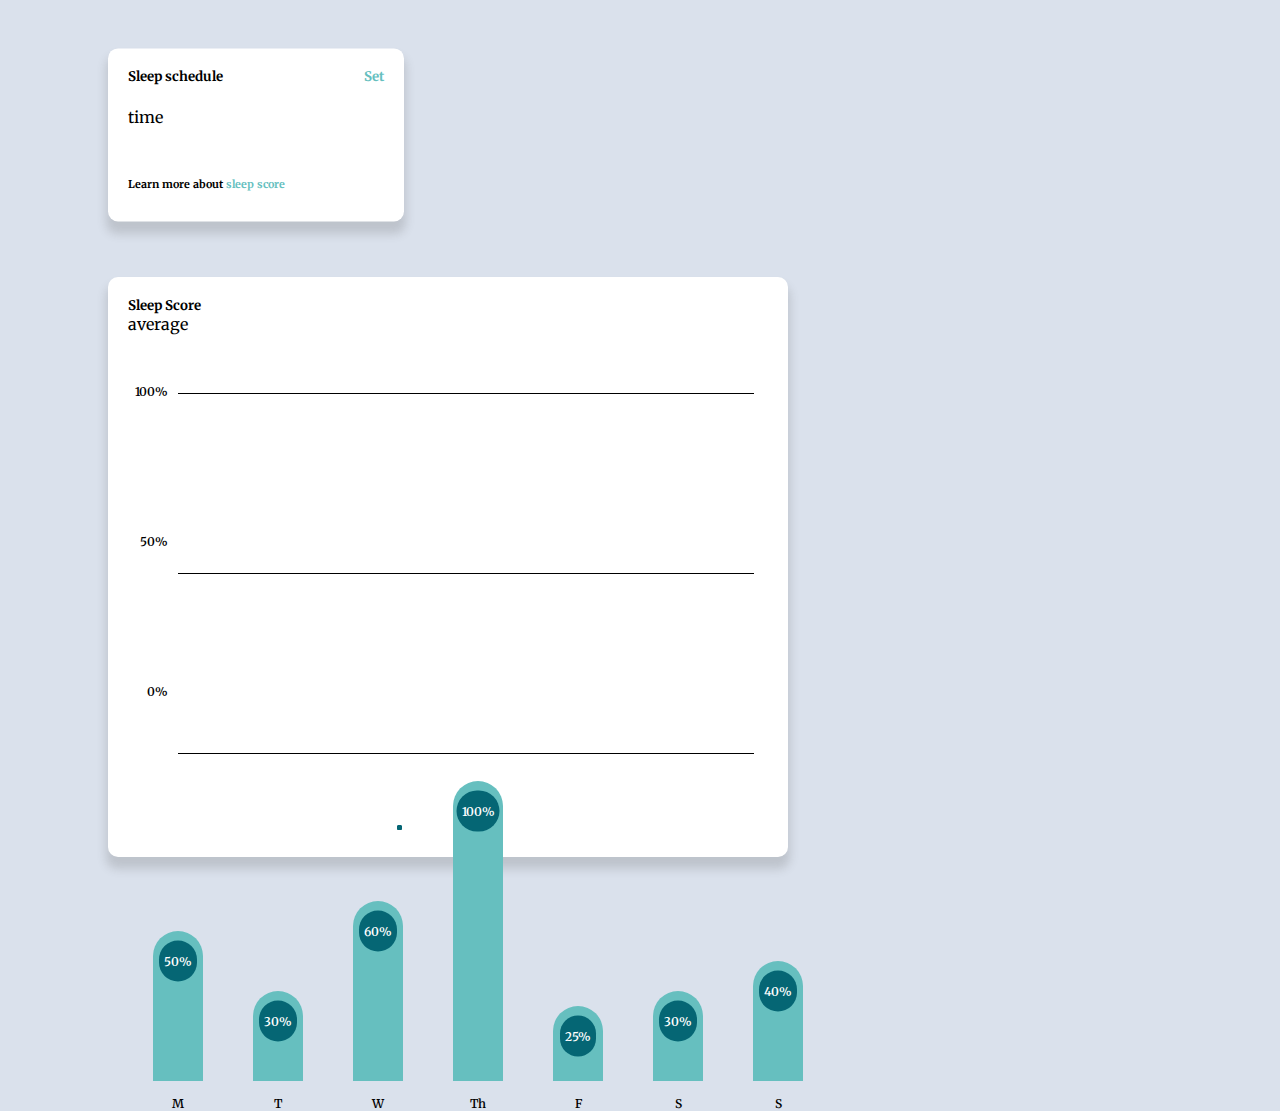
<file: index.html>
<!DOCTYPE html>
<html lang="en">
<head>
    <meta charset="UTF-8">
    <meta name="viewport" content="width=device-width, initial-scale=1.0">
    <title>Document</title>
    <link rel="stylesheet" href="css/style.css">

    <link href="https://fonts.googleapis.com/css2?family=Merriweather&display=swap" rel="stylesheet">

    <script src="https://cdnjs.cloudflare.com/ajax/libs/jquery/3.4.1/jquery.min.js" charset="utf-8"></script>
</head>
<body>
    <div class="sleep-schedule">
        <div class="upper">
            <h5>Sleep schedule</h5>
            <h5><span>Set</span></h5>
        </div>
        <p>time</p>
        <h6>Learn more about <span>sleep score</span></h6>
    </div>
    <div class="chart">
        <h5>Sleep Score</h5>
        <p>average</p>
        <div id="chart">
            <ul class="numbers">
                <hr id="up">
                <li><span>100%</span></li>
                <hr id="middle">
                <li><span>50%</span></li>
                <hr id="bottom">
                <li><span>0%</span></li>
              </ul>
              <ul class="bars">
                <li><div class="bar" data-percentage="50"></div><span>M</span></li>
                <li><div class="bar" data-percentage="30"></div><span>T</span></li>
                <li><div class="bar" data-percentage="60"></div><span>W</span></li>
                <li><div class="bar" data-percentage="100"></div><span>Th</span></li>
                <li><div class="bar" data-percentage="25"></div><span>F</span></li>
                <li><div class="bar" data-percentage="30"></div><span>S</span></li>
                <li><div class="bar" data-percentage="40"></div><span>S</span></li>
              </ul>
              <div class="pagination">
                  <li href="#"><a></a></li>
                  <li href="#"><a></a></li>
                  <li href="#"><a></a></li>
                  <li href="#"><a></a></li>
                  <li href="#"><a></a></li>
              </div>
        </div>
    </div>

    <script type="text/javascript">
        $(function(){
          $('.bars li .bar').each(function(key, bar){
            var percentage = $(this).data('percentage');
            $(this).animate({
              'height' : percentage + '%'
            },1000);
          });
        });
        </script>
    
</body>
</html>
</file>
<file: css/style.css>
body{
    margin: 0;
    font-family: 'Merriweather', serif;
    background-color: #DAE1EC;
}

/*Sleep Schedule*/
.sleep-schedule{
    position: absolute;
    top: 15%;
    left: 20%;
    width: 20vw;
    transform: translate(-50%,-50%);
    background-color: #fff;
    padding: 20px;
    border-radius: 10px;
    box-shadow: 0 10px 10px 2px rgb(78, 78, 78,0.2);
}

.sleep-schedule p{
    margin-top: 0;
}

.sleep-schedule h6{
    margin-top: 50px;
    margin-bottom: 10px;
}

.sleep-schedule h6 span{
    color: #66bfbf;
    cursor: pointer;
}

.upper{
    display: flex;
    justify-content: space-between;
    list-style-type: none;
    font-size: 1rem;
}

h5{
    margin-top: 0;
}

.upper h5 span{
    color: #66bfbf;
    cursor: pointer;
}

/*Chart*/
.chart{
    position: absolute;
    top: 63%;
    left: 35%;
    width: 50vw;
    height: 60vh;
    transform: translate(-50%,-50%);
    background-color: #fff;
    padding: 20px;
    border-radius: 10px;
    box-shadow: 0 10px 10px 2px rgb(78, 78, 78,0.2);
}

.chart p{
    margin-top: 0;
}

.chart h5{
    margin-bottom: 0;
}

#chart{
    position: relative;
    margin-top: 60px;
    width: 50vw;
    height: 43vh;
    border-radius: 10px;
    color: black;
}

#chart #up{
    position: absolute;
    width: 90%;
    bottom: 98%;
    margin-left: 50px;
    border: none;
    border-top: solid black 1px;
}

#chart #middle{
    position: absolute;
    width: 90%;
    margin-left: 50px;
    bottom: 51.5%;
    border: none;
    border-top: solid black 1px;
}

#chart #bottom{
    position: absolute;
    width: 90%;
    margin-left: 50px;
    bottom: 4.8%;
    border: none;
    border-top: solid black 1px;
}

.numbers{
    margin: 0;
    padding: 0;
    width: 50px;
    height: 100%;
    float: left;
  }
  
  .numbers li{
    list-style: none;
    height: 150px;
    position: relative;
    bottom: 145px;
  }
  
  .numbers span{
    font-size: 12px;
    font-weight: 600;
    position: absolute;
    bottom: 0;
    right: 10px;
  }
  
  .bars{
    font-size: 12px;
    font-weight: 600;
    margin: 0;
    padding: 0;
    display: inline-block;
    width: 700px;
    height: 300px;
    border-radius: 5px;
  }
  
  .bars li{
    display: table-cell;
    width: 100px;
    height: 300px;
    position: relative;
  }
  
  .bars span{
    width: 100%;
    position: absolute;
    bottom: -30px;
    text-align: center;
  }
  
  .bars .bar{
    display: block;
    background: #66bfbf;
    border-top-left-radius: 100px;
    border-top-right-radius: 100px;
    width: 50px;
    position: absolute;
    bottom: 0;
    margin-left: 25px;
    text-align: center;
  }
  
  .bars .bar:before{
    content: attr(data-percentage) '%';
    position: absolute;
    background-color: #056674;
    transform: translate(-50%,-50%);
    top: 30px;
    padding: 13px 5px;
    border-radius: 100px;
    color: #fff;
  }

  .pagination{
      position: fixed;
      display: flex;
      top: 93%;
      left: 45%;
  }

  .pagination li{
      color: #056674;
      cursor: pointer;
  }
</file>
